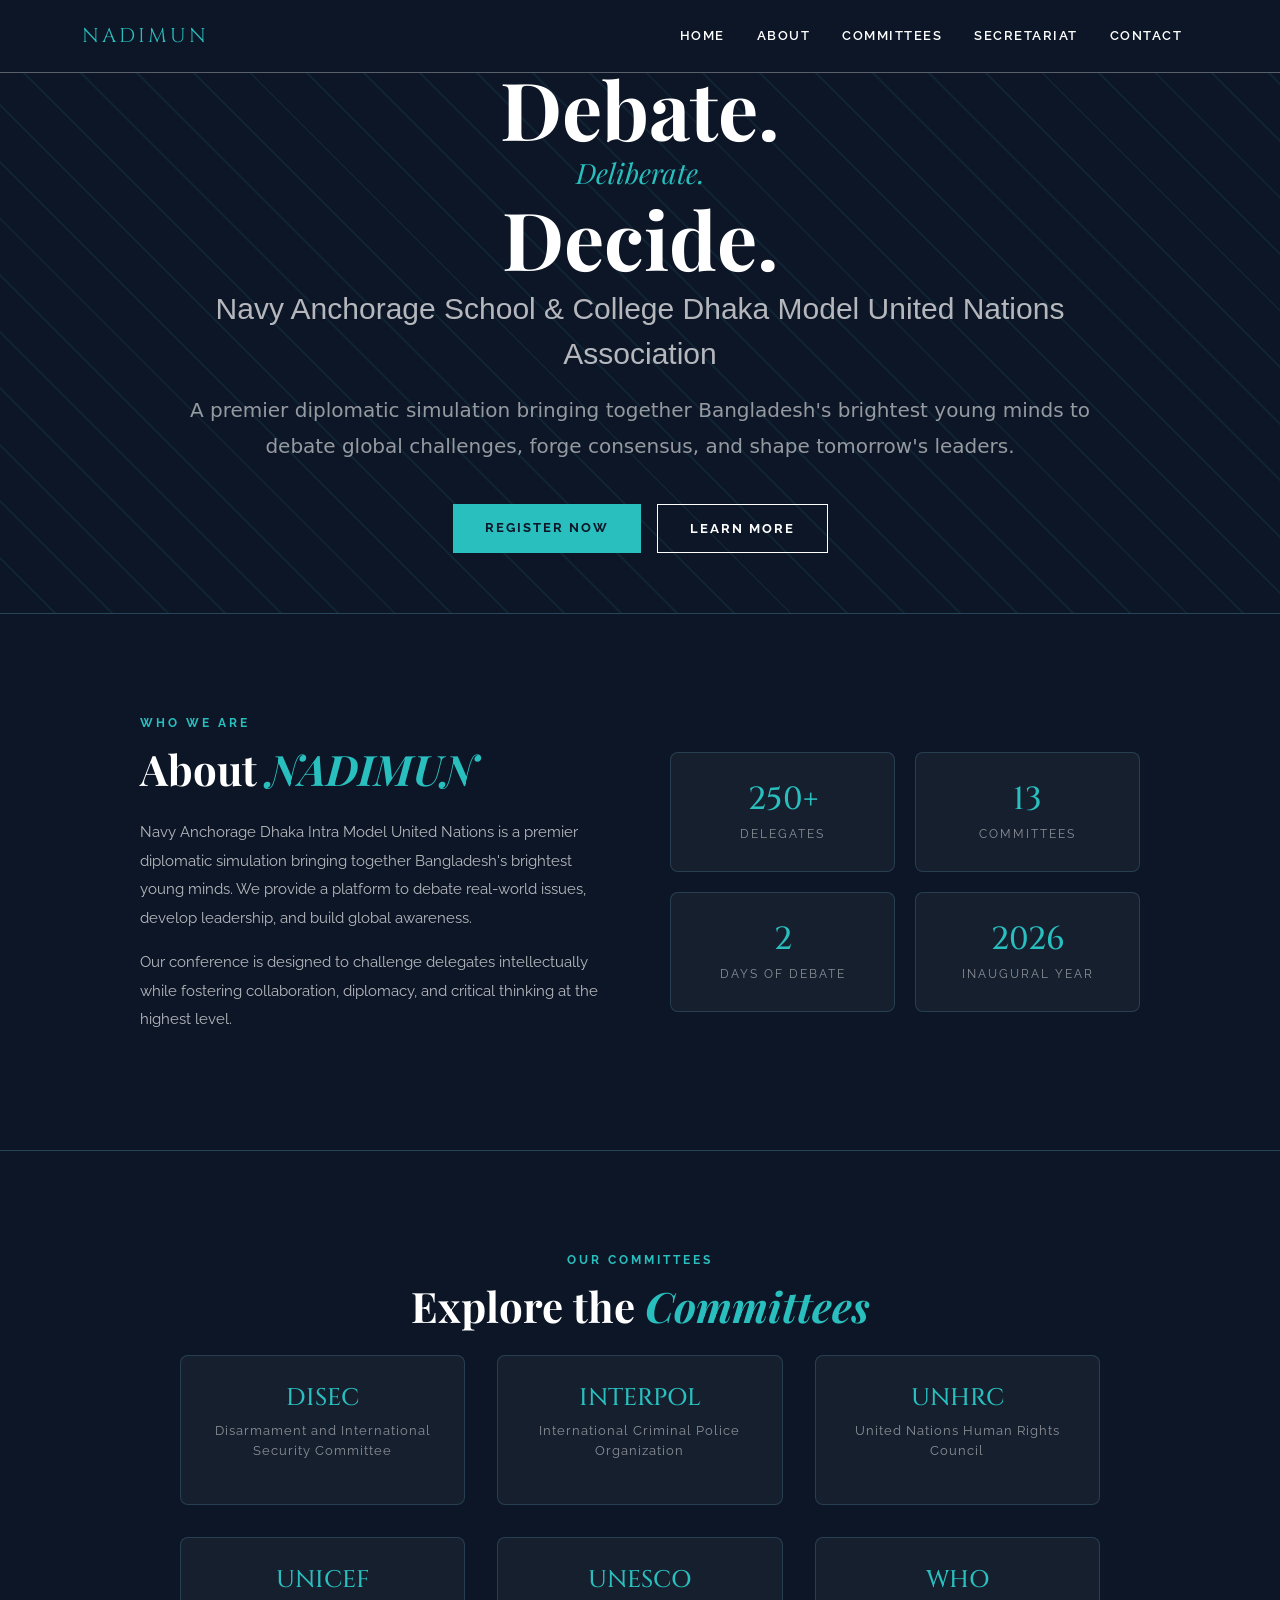
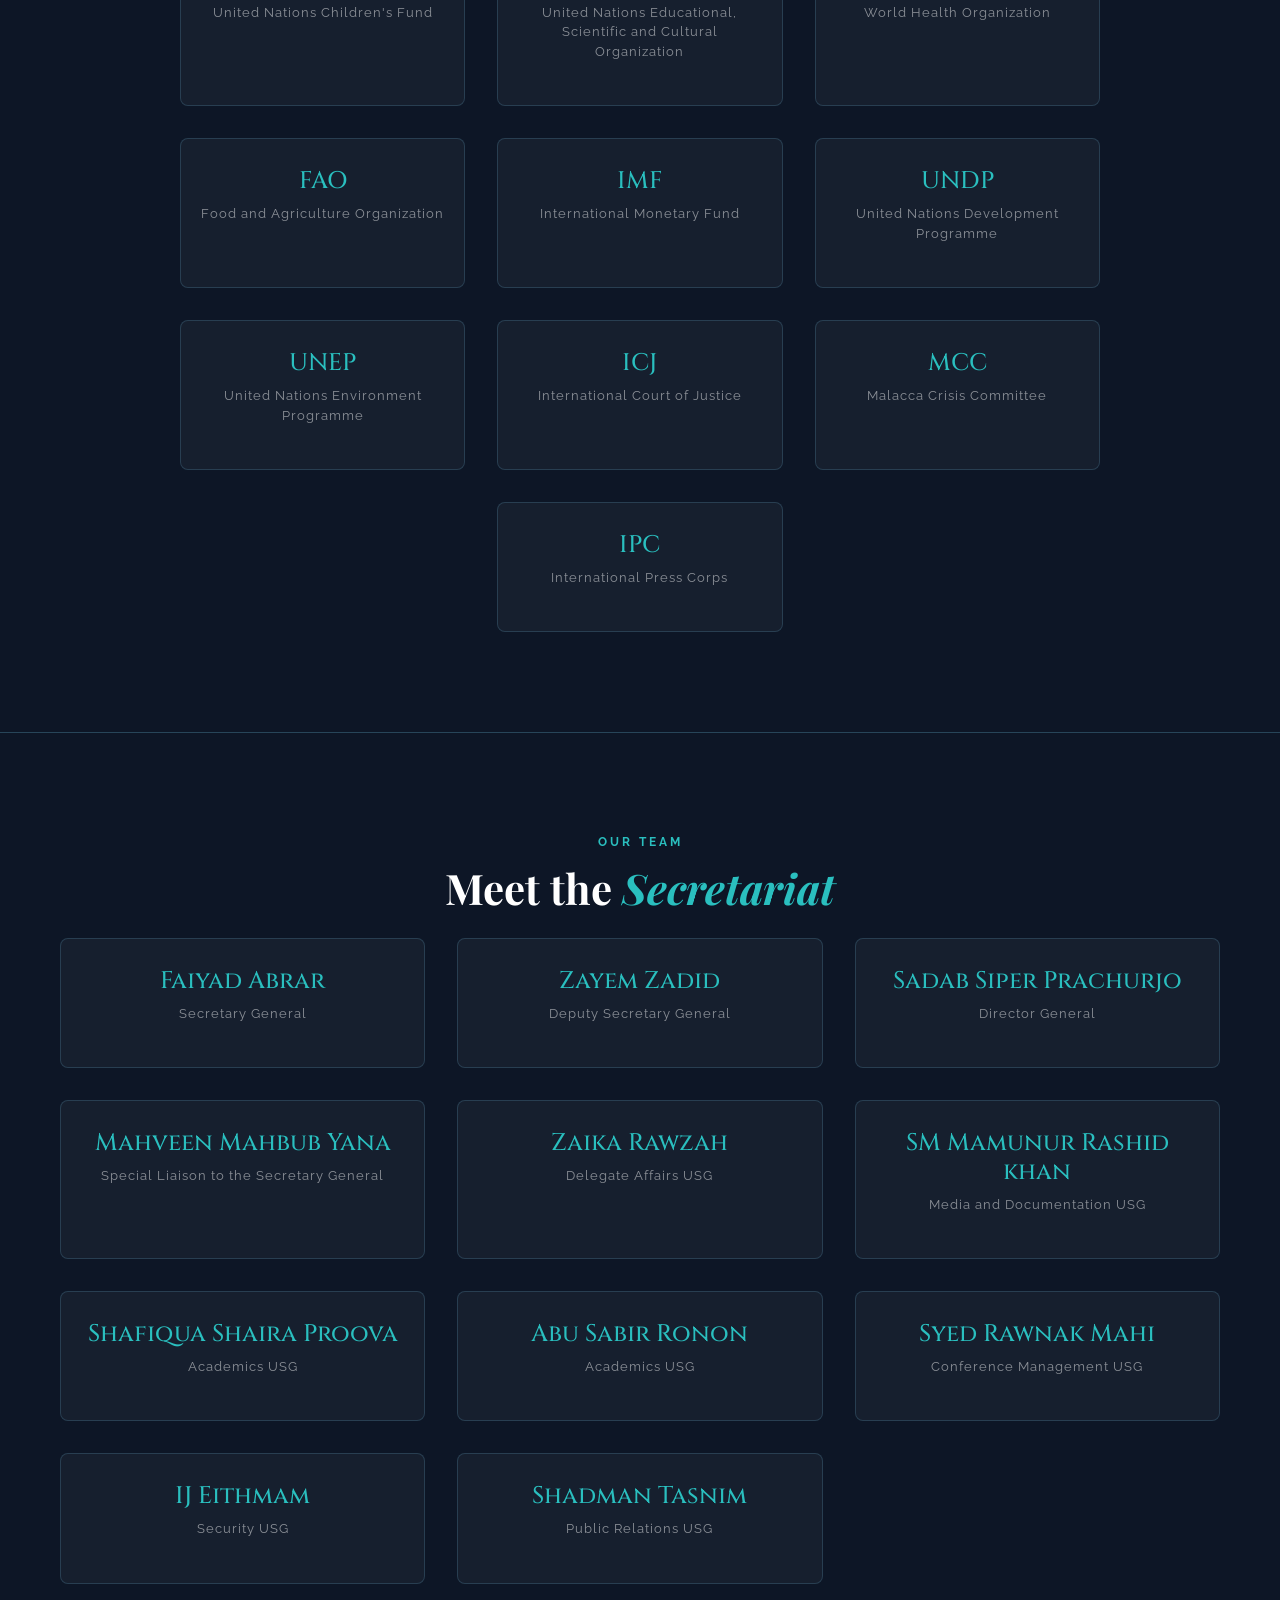
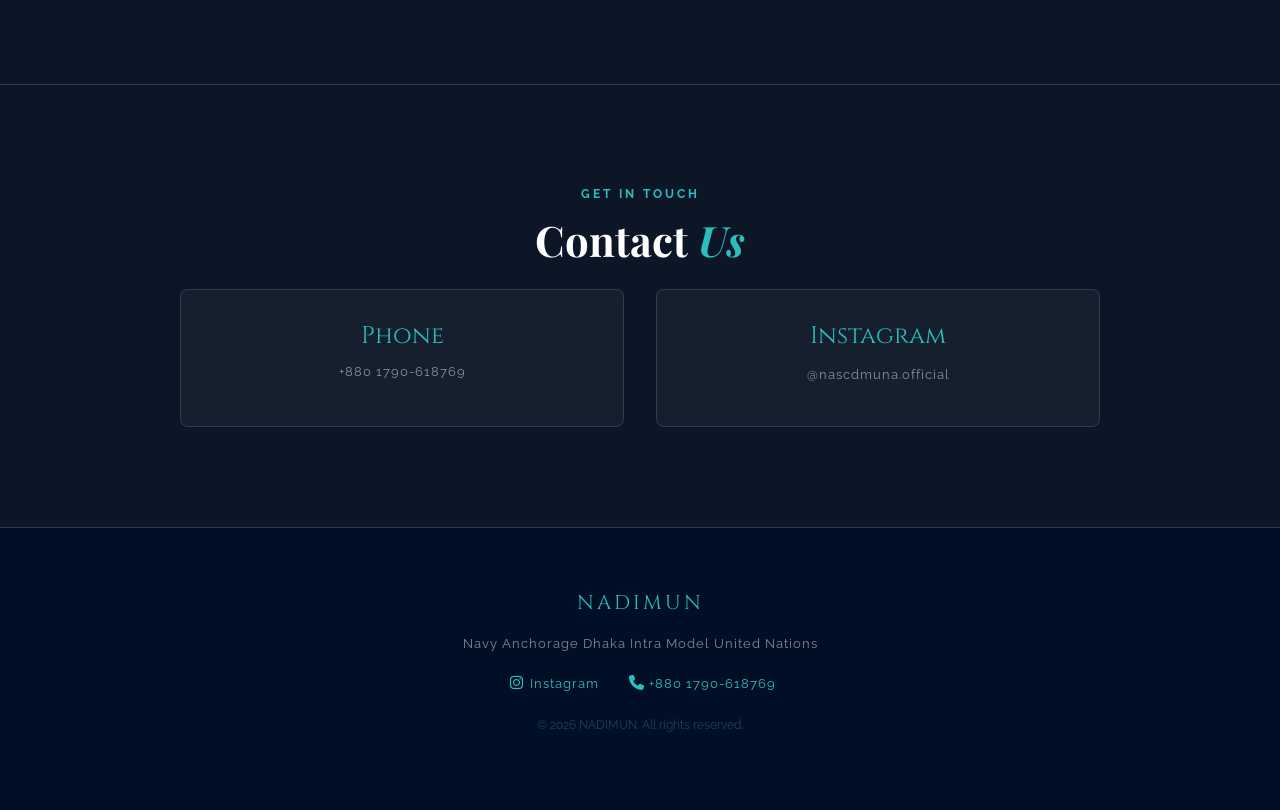
<file: index.html>
<!DOCTYPE html>
<html lang="en">
<head>
    <meta charset="UTF-8">
    <meta name="viewport" content="width=device-width, initial-scale=1.0">
    <title>NASCDMUN</title>
    <link href="https://fonts.googleapis.com/css2?family=Cinzel:wght@700&family=Playfair+Display:ital,wght@0,700;1,400&family=Raleway:wght@400;600;700&display=swap" rel="stylesheet">
    <link href="https://cdn.jsdelivr.net/npm/bootstrap@5.3.3/dist/css/bootstrap.min.css" rel="stylesheet">
    <link rel="stylesheet" href="styles.css">
    <link rel="stylesheet" href="https://cdnjs.cloudflare.com/ajax/libs/font-awesome/6.5.0/css/all.min.css">
    <link rel="shortcut icon" href="favicon.ico" />
</head>
<body>

  <header>
    <!-- navbar -->
    <nav class="navbar navbar-expand-lg fixed-top">
      <div class="container">

        <a class="navbar-brand nav-logo" href="index.html">NADIMUN</a>
        

        <button class="navbar-toggler" type="button" data-bs-toggle="collapse" data-bs-target="#navbarNav">
          <span class="navbar-toggler-icon"></span>
        </button>

        <div class="collapse navbar-collapse" id="navbarNav">
          <ul class="navbar-nav ms-auto">
            <li class="nav-item">
              <a class="nav-link" href="index.html">Home</a>
            </li>
            <li class="nav-item">
              <a class="nav-link" href="#about">About</a>
            </li>
            <li class="nav-item">
              <a class="nav-link" href="#Committees">Committees</a>
            </li>
            <li class="nav-item">
              <a class="nav-link" href="#Secretariat">Secretariat</a>
            </li>
            <li class="nav-item">
              <a class="nav-link" href="#Contact">Contact</a>
            </li>
          </ul>
        </div>

      </div>
    </nav>
  </header>

  <main>
    <section class="hero">
      <p class="text-white">Debate.</p>
      <p class="text-gold">Deliberate.</p>
      <p class="text-white">Decide.</p>
      <p class="nascd">Navy Anchorage School & College Dhaka Model United Nations Association</p>
      <p class="info">A premier diplomatic simulation bringing together Bangladesh's brightest young minds to debate global challenges, forge consensus, and shape tomorrow's leaders.</p>
      <div class="btn-group">
        <a href="https://forms.gle/UM5F9JzRKYb8hZrs6" class="btn-one">REGISTER NOW</a>
        <a href="#about" class="btn-two">LEARN MORE</a>
      </div>
    </section>
  </main>
  <section id="about">
  <div class="about-container">

    <div class="about-text">
      <p class="about-label">WHO WE ARE</p>
      <h2 class="about-heading">About <span>NADIMUN</span></h2>
      <p class="about-desc">
        Navy Anchorage Dhaka Intra Model United Nations is a premier diplomatic simulation bringing together Bangladesh's brightest young minds. We provide a platform to debate real-world issues, develop leadership, and build global awareness.
      </p>
      <p class="about-desc">
        Our conference is designed to challenge delegates intellectually while fostering collaboration, diplomacy, and critical thinking at the highest level.
      </p>
    </div>

    <div class="about-stats">
      <div class="stat-box">
        <h3>250+</h3>
        <p>Delegates</p>
      </div>
      <div class="stat-box">
        <h3>13</h3>
        <p>Committees</p>
      </div>
      <div class="stat-box">
        <h3>2</h3>
        <p>Days of Debate</p>
      </div>
      <div class="stat-box">
        <h3>2026</h3>
        <p>Inaugural Year</p>
      </div>
    </div>

  </div>
</section>
<section id="Committees">
  <div class="Committees-container">

    <div class="Committees-header">
      <p class="committees-label">OUR COMMITTEES</p>
      <h2 class="committees-heading">Explore the <span>Committees</span></h2>
    </div>

    <div class="committees-grid">

  <div class="committee-card">
    <h4>DISEC</h4>
    <p>Disarmament and International Security Committee</p>
  </div>

  <div class="committee-card">
    <h4>INTERPOL</h4>
    <p>International Criminal Police Organization</p>
  </div>

  <div class="committee-card">
    <h4>UNHRC</h4>
    <p>United Nations Human Rights Council</p>
  </div>

  <div class="committee-card">
    <h4>UNICEF</h4>
    <p>United Nations Children's Fund</p>
  </div>

  <div class="committee-card">
    <h4>UNESCO</h4>
    <p>United Nations Educational, Scientific and Cultural Organization</p>
  </div>

  <div class="committee-card">
    <h4>WHO</h4>
    <p>World Health Organization</p>
  </div>

  <div class="committee-card">
    <h4>FAO</h4>
    <p>Food and Agriculture Organization</p>
  </div>

  <div class="committee-card">
    <h4>IMF</h4>
    <p>International Monetary Fund</p>
  </div>

  <div class="committee-card">
    <h4>UNDP</h4>
    <p>United Nations Development Programme</p>
  </div>

  <div class="committee-card">
    <h4>UNEP</h4>
    <p>United Nations Environment Programme</p>
  </div>

  <div class="committee-card">
    <h4>ICJ</h4>
    <p>International Court of Justice</p>
  </div>

  <div class="committee-card">
    <h4>MCC</h4>
    <p>Malacca Crisis Committee</p>
  </div>

  <div class="committee-card">
    <h4>IPC</h4>
    <p>International Press Corps</p>
  </div>

</div>
</section>

    </div>

  </div>
</section>
<!-- Secretariat -->
<section id="Secretariat">
  <div class="Secretariat-header">
  <p class="Secretariat-label">OUR TEAM</p>
  <h2 class="Secretariat-heading">Meet the <span>Secretariat</span></h2>
</div>                          

<div class="Secretariat-grid">   
        <div class="committee-card">
        <h4>Faiyad Abrar</h4>
        <p>Secretary General</p>
        </div>
        <div class="committee-card">
        <h4>Zayem Zadid</h4>
        <p>Deputy Secretary General</p>
        </div>
        <div class="committee-card">
        <h4>Sadab Siper Prachurjo </h4>
        <p>Director General</p>
        </div>
        <div class="committee-card">
        <h4>Mahveen Mahbub Yana</h4>
        <p>Special Liaison to the Secretary General </p>
        </div>
        <div class="committee-card">
        <h4>Zaika Rawzah</h4>
        <p>Delegate Affairs USG </p>
        </div>
        <div class="committee-card">
        <h4>SM Mamunur Rashid khan</h4>
        <p>Media and Documentation USG</p>
        </div>
        <div class="committee-card">
        <h4>Shafiqua Shaira Proova</h4>
        <p>Academics USG</p>
        </div>
        <div class="committee-card">
        <h4>Abu Sabir Ronon</h4>
        <p>Academics USG</p>
        </div>
        <div class="committee-card">
        <h4>Syed Rawnak Mahi</h4>
        <p>Conference Management USG</p>
        </div>
        <div class="committee-card">
        <h4>IJ Eithmam</h4>
        <p>Security USG</p>
        </div>
        <div class="committee-card">
        <h4>Shadman Tasnim</h4>
        <p>Public Relations USG</p>
        
        <!-- </div>
        <div class="committee-card">
        <h4>Shafiqua Shaira Poova</h4>
        <p>Editorial Secretary</p>
        </div>
        <div class="committee-card">
        <h4>Mahtab Hossain Prince</h4>
        <p>Editorial Secretary</p>
        </div> -->


      </div>
      

      </div>
    </div>

  

</section>
<section id="Contact">
  <div class="contact-container">
    <div class="contact-header">
      <p class="contact-label">GET IN TOUCH</p>
      <h2 class="contact-heading">Contact <span>Us</span></h2>
    </div>

    <div class="contact-grid">
      <div class="contact-card">
        <p class="contact-type">Phone</p>
        <p class="contact-info">+880 1790-618769</p>
      </div>

      <div class="contact-card">
        <p class="contact-type">Instagram</p>
        <a href="https://www.instagram.com/nascdmuna.official/" target="_blank" class="contact-info">@nascdmuna.official</a>
      </div>
    </div>

  </div>
</section>

<footer>
  <div class="footer-container">
    <p class="footer-logo">NADIMUN</p>
    <p class="footer-text">Navy Anchorage Dhaka Intra Model United Nations</p>
    <div class="footer-links">
      
      <a href="https://www.instagram.com/nascdmuna.official/" target="_blank"><i class="fa-brands fa-instagram"></i>Instagram</a>
      
      <p class="phone"><i class="fa-solid fa-phone"></i> +880 1790-618769</p>
</div>
    <p class="footer-copy">© 2026 NADIMUN. All rights reserved.</p>
  </div>
</footer>


  <script src="https://cdn.jsdelivr.net/npm/bootstrap@5.3.3/dist/js/bootstrap.bundle.min.js"></script>
</body>
</html>
</file>
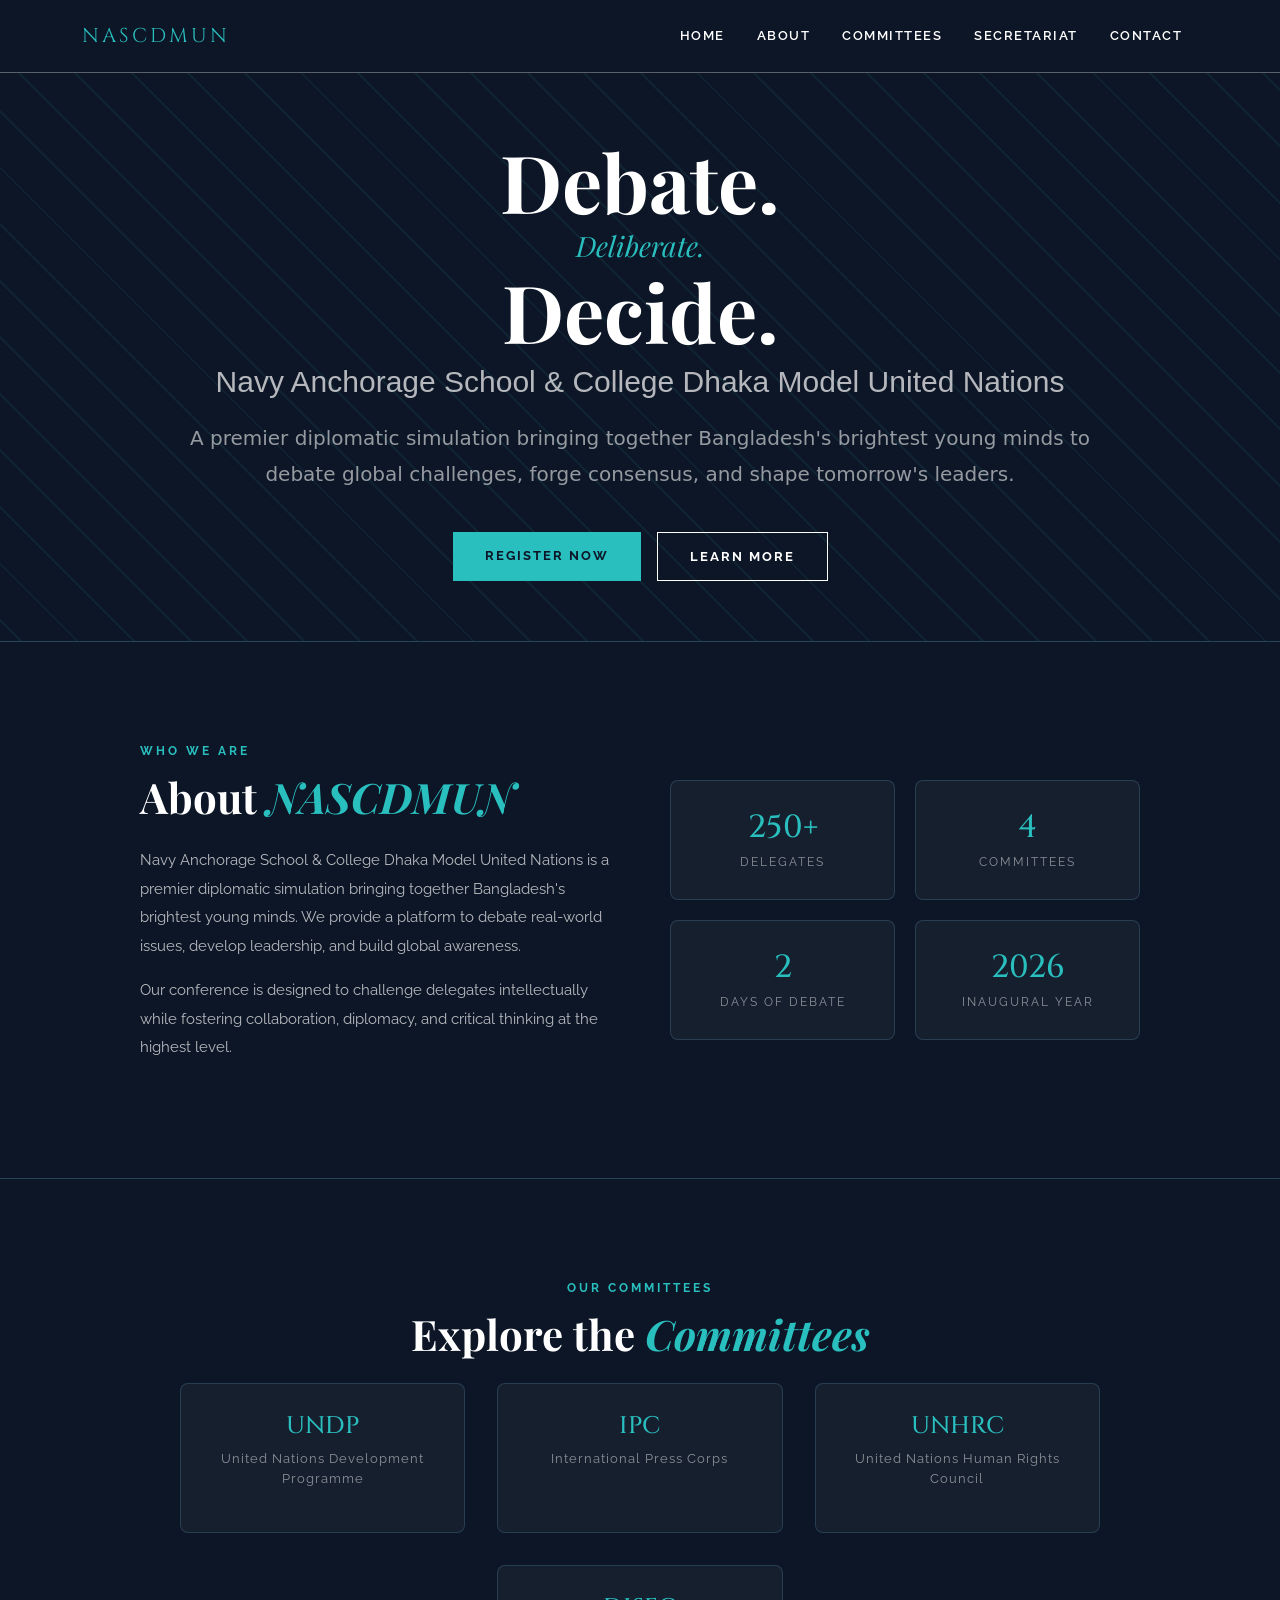
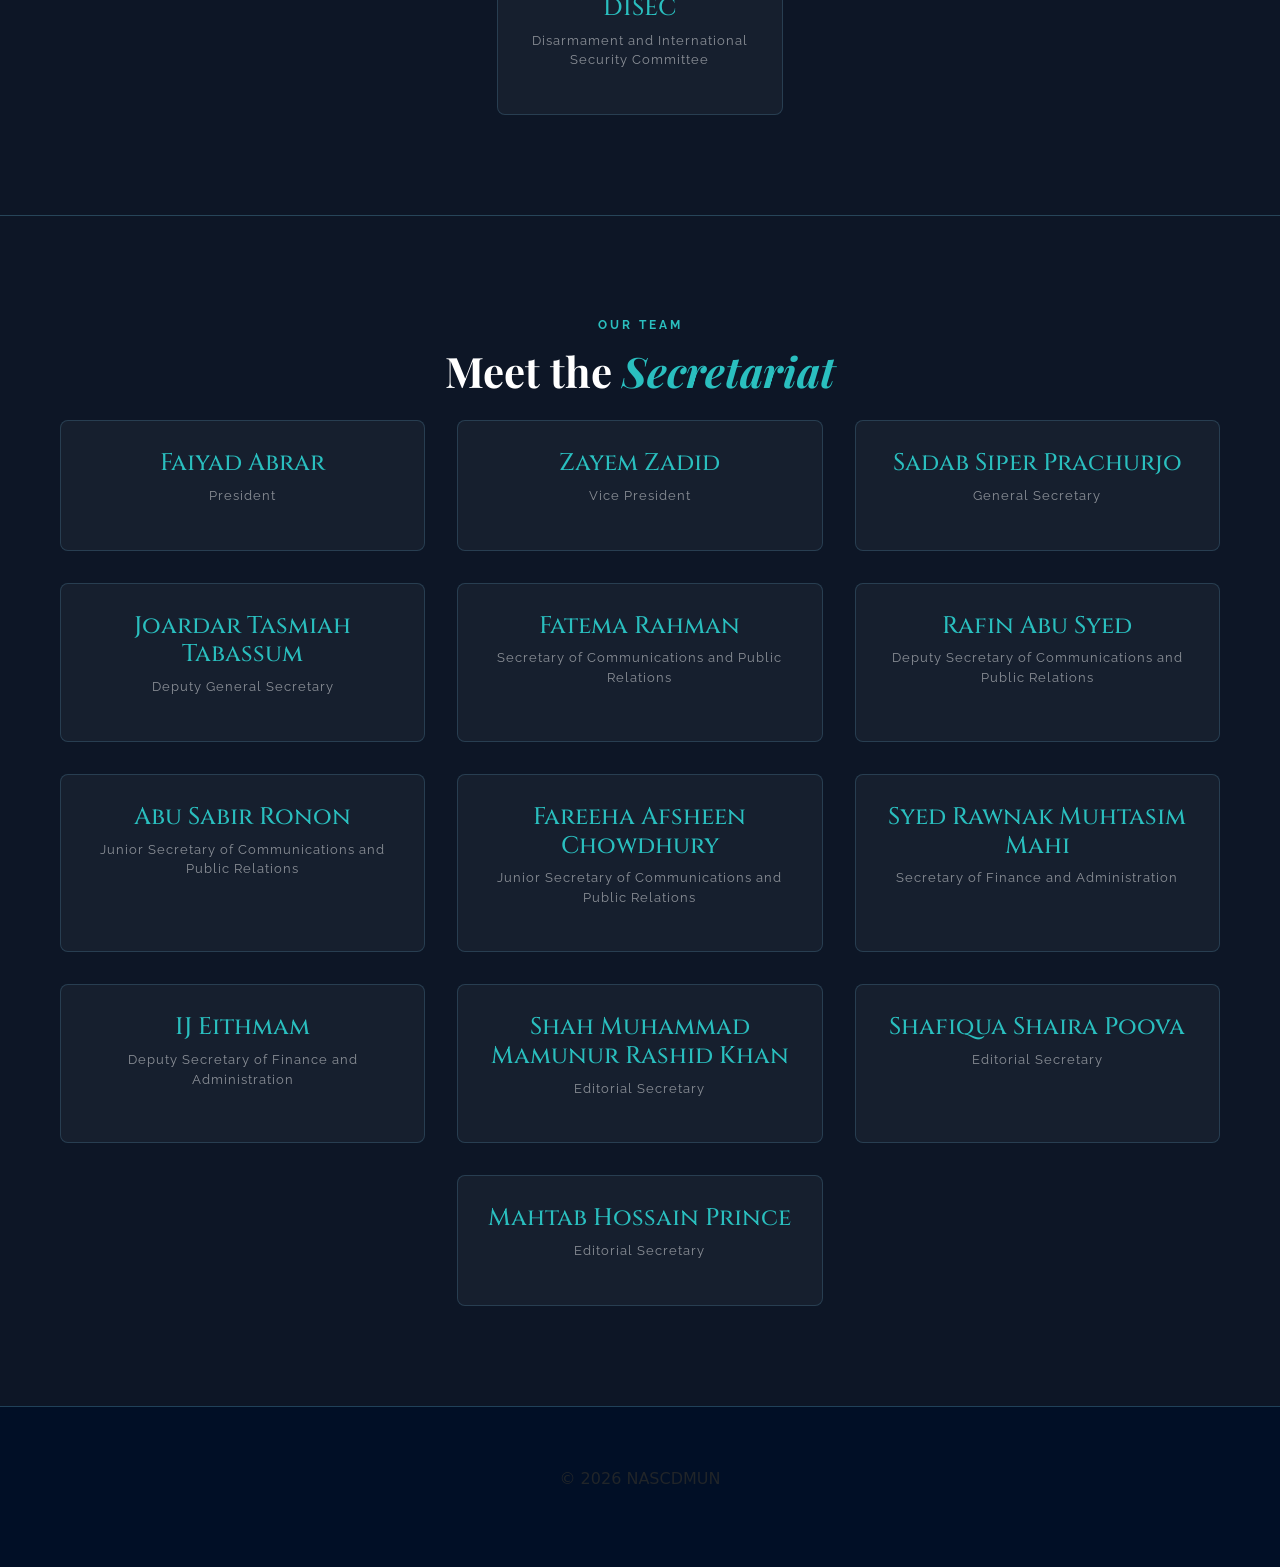
<file: index.html.html>
<!DOCTYPE html>
<html lang="en">
<head>
    <meta charset="UTF-8">
    <meta name="viewport" content="width=device-width, initial-scale=1.0">
    <title>NASCDMUN</title>
    <link href="https://fonts.googleapis.com/css2?family=Cinzel:wght@700&family=Playfair+Display:ital,wght@0,700;1,400&family=Raleway:wght@400;600;700&display=swap" rel="stylesheet">
    <link href="https://cdn.jsdelivr.net/npm/bootstrap@5.3.3/dist/css/bootstrap.min.css" rel="stylesheet">
    <link rel="stylesheet" href="styles.css">
</head>
<body>

  <header>
    <!-- navbar -->
    <nav class="navbar navbar-expand-lg">
      <div class="container">

        <a class="navbar-brand nav-logo" href="index.html">NASCDMUN</a>
        

        <button class="navbar-toggler" type="button" data-bs-toggle="collapse" data-bs-target="#navbarNav">
          <span class="navbar-toggler-icon"></span>
        </button>

        <div class="collapse navbar-collapse" id="navbarNav">
          <ul class="navbar-nav ms-auto">
            <li class="nav-item">
              <a class="nav-link" href="index.html">Home</a>
            </li>
            <li class="nav-item">
              <a class="nav-link" href="#about">About</a>
            </li>
            <li class="nav-item">
              <a class="nav-link" href="#Committees">Committees</a>
            </li>
            <li class="nav-item">
              <a class="nav-link" href="#Secretariat">Secretariat</a>
            </li>
            <li class="nav-item">
              <a class="nav-link" href="#">Contact</a>
            </li>
          </ul>
        </div>

      </div>
    </nav>
  </header>

  <main>
    <section class="hero">
      <p class="text-white">Debate.</p>
      <p class="text-gold">Deliberate.</p>
      <p class="text-white">Decide.</p>
      <p class="nascd">Navy Anchorage School & College Dhaka Model United Nations</p>
      <p class="info">A premier diplomatic simulation bringing together Bangladesh's brightest young minds to debate global challenges, forge consensus, and shape tomorrow's leaders.</p>
      <div class="btn-group">
        <a href="#" class="btn-one">REGISTER NOW</a>
        <a href="#about" class="btn-two">LEARN MORE</a>
      </div>
    </section>
  </main>
  <section id="about">
  <div class="about-container">

    <div class="about-text">
      <p class="about-label">WHO WE ARE</p>
      <h2 class="about-heading">About <span>NASCDMUN</span></h2>
      <p class="about-desc">
        Navy Anchorage School & College Dhaka Model United Nations is a premier diplomatic simulation bringing together Bangladesh's brightest young minds. We provide a platform to debate real-world issues, develop leadership, and build global awareness.
      </p>
      <p class="about-desc">
        Our conference is designed to challenge delegates intellectually while fostering collaboration, diplomacy, and critical thinking at the highest level.
      </p>
    </div>

    <div class="about-stats">
      <div class="stat-box">
        <h3>250+</h3>
        <p>Delegates</p>
      </div>
      <div class="stat-box">
        <h3>4</h3>
        <p>Committees</p>
      </div>
      <div class="stat-box">
        <h3>2</h3>
        <p>Days of Debate</p>
      </div>
      <div class="stat-box">
        <h3>2026</h3>
        <p>Inaugural Year</p>
      </div>
    </div>

  </div>
</section>
<section id="Committees">
  <div class="Committees-container">

    <div class="Committees-header">
      <p class="committees-label">OUR COMMITTEES</p>
      <h2 class="committees-heading">Explore the <span>Committees</span></h2>
    </div>

    <div class="committees-grid">

      <div class="committee-card">
        <h4>UNDP</h4>
        <p>United Nations Development Programme</p>
      </div>

      <div class="committee-card">
        <h4>IPC</h4>
        <p>International Press Corps</p>
      </div>

      <div class="committee-card">
        <h4>UNHRC</h4>
        <p>United Nations Human Rights Council</p>
      </div>

      <div class="committee-card">
        <h4>DISEC</h4>
        <p>Disarmament and International Security Committee</p>
      </div>

    </div>
  </div>
</section>


    </div>

  </div>
</section>
<!-- Secretariat -->
<section id="Secretariat">
  <div class="Secretariat-header">
  <p class="Secretariat-label">OUR TEAM</p>
  <h2 class="Secretariat-heading">Meet the <span>Secretariat</span></h2>
</div>                          

<div class="Secretariat-grid">   
        <div class="committee-card">
        <h4>Faiyad Abrar</h4>
        <p>President</p>
        </div>
        <div class="committee-card">
        <h4>Zayem Zadid</h4>
        <p>Vice President</p>
        </div>
        <div class="committee-card">
        <h4>Sadab Siper Prachurjo</h4>
        <p>General Secretary</p>
        </div>
        <div class="committee-card">
        <h4>Joardar Tasmiah Tabassum</h4>
        <p>Deputy General Secretary</p>
        </div>
        <div class="committee-card">
        <h4>Fatema Rahman</h4>
        <p>Secretary of Communications and Public Relations</p>
        </div>
        <div class="committee-card">
        <h4>Rafin Abu Syed</h4>
        <p>Deputy Secretary of Communications and Public Relations</p>
        </div>
        <div class="committee-card">
        <h4>Abu Sabir Ronon</h4>
        <p>Junior Secretary of Communications and Public Relations</p>
        </div>
        <div class="committee-card">
        <h4>Fareeha Afsheen Chowdhury</h4>
        <p>Junior Secretary of Communications and Public Relations</p>
        </div>
        <div class="committee-card">
        <h4>Syed Rawnak Muhtasim Mahi</h4>
        <p>Secretary of Finance and Administration</p>
        </div>
        <div class="committee-card">
        <h4>IJ Eithmam</h4>
        <p>Deputy Secretary of Finance and Administration</p>
        </div>
        <div class="committee-card">
        <h4>Shah Muhammad Mamunur Rashid Khan</h4>
        <p>Editorial Secretary</p>
        </div>
        <div class="committee-card">
        <h4>Shafiqua Shaira Poova</h4>
        <p>Editorial Secretary</p>
        </div>
        <div class="committee-card">
        <h4>Mahtab Hossain Prince</h4>
        <p>Editorial Secretary</p>
        </div>


      </div>
      

      </div>
    </div>

  

</section>

  <footer>
    <p>© 2026 NASCDMUN</p>
  </footer>

  <script src="https://cdn.jsdelivr.net/npm/bootstrap@5.3.3/dist/js/bootstrap.bundle.min.js"></script>
</body>
</html>
</file>
<file: styles.css>
body {
  background-color: #0d1626;
  background-image: repeating-linear-gradient(
    45deg,
    rgba(42, 191, 191, 0.08) 0px,
    rgba(42, 191, 191, 0.08) 2px,
    transparent 2px,
    transparent 40px
  );
}
main {
  max-width: 1000px;
  margin: 0 auto;    /* ← this must be here to center the container */
  padding: 60px 20px;
}
.text-white {
  font-family: 'Playfair Display', serif;
  font-size: 80px;
  font-weight: 700;
  color: #ffffff;
  margin: 0;
  padding: 0;
  line-height: 1.2;
  text-align: center;
}

.text-gold {
  font-family: 'Playfair Display', serif;
  font-size: 82px;
  font-weight: 400;
  font-style: italic;
  color: #2ABFBF;
  margin: 0;
  padding: 0;
  line-height: 1.2;
  text-align: center;font-size: 28px;
}
.nascd{
    color: rgba(255, 255, 255, 0.693);
    text-align: center;
    font-size: 30px;
    font-family: 'Franklin Gothic Medium', 'Arial Narrow', Arial, sans-serif;


}
.info {
  margin: 50;
  padding: 50;
  line-height: 1.2;
  color: #ffffff90;
  text-align: center;
  font-size: 20px;
  line-height: 1.8;
  max-width: 1000px;
}
.btn-group {
  display: flex;
  gap: 16px;
  justify-content: center;
  margin-top: 40px;
}
.btn-one {
  background-color: #2ABFBF;
  color: #0d1626;
  padding: 14px 32px;
  text-decoration: none;
  font-family: 'Raleway', sans-serif;
  font-weight: 700;
  letter-spacing: 2px;
  font-size: 13px;
}
.btn-two {
  background-color: transparent;
  color: #ffffff;
  padding: 14px 32px;
  text-decoration: none;
  font-family: 'Raleway', sans-serif;
  font-weight: 700;
  letter-spacing: 2px;
  font-size: 13px;
  border: 1px solid #ffffff;
}

/* Navbar */
.navbar {
  background-color: #0d1626;
  padding: 16px 0;
  border-bottom: 1px solid rgba(255, 255, 255, 0.319);
  z-index: 1000;
}
.nav-logo {
  font-family: 'Cinzel', serif;
  font-size: 20px;
  color: #2ABFBF !important;
  letter-spacing: 3px;
}
.navbar-nav .nav-link {
  font-family: 'Raleway', sans-serif;
  font-size: 13px;
  font-weight: 600;
  color: #ffffff !important;
  letter-spacing: 1.5px;
  text-transform: uppercase;
  padding: 0 16px !important;
}
.navbar-nav .nav-link:hover {
  color: #2ABFBF!important;
  transition: color 0.3s ease;
}
/* ── About Section ── */
#about {
  background-color: #0d1626;
  padding: 100px 20px;
  border-top: 1px solid rgba(91, 157, 184, 0.35);
}
.about-container {
  max-width: 1000px;
  margin: 0 auto;
  display: flex;
  gap: 60px;
  align-items: center;
  flex-wrap: wrap;
}
.about-text {
  flex: 1;
  min-width: 280px;
}
.about-label {
  font-family: 'Raleway', sans-serif;
  font-size: 12px;
  font-weight: 700;
  letter-spacing: 3px;
  color: #2ABFBF;
  margin-bottom: 12px;
  text-transform: uppercase;
}
.about-heading {
  font-family: 'Playfair Display', serif;
  font-size: 42px;
  font-weight: 700;
  color: #ffffff;
  margin-bottom: 24px;
  line-height: 1.2;
}
.about-heading span {
  color: #2ABFBF;
  font-style: italic;
}
.about-desc {
  font-family: 'Raleway', sans-serif;
  font-size: 15px;
  color: rgba(255, 255, 255, 0.7);
  line-height: 1.9;
  margin-bottom: 16px;
}
/* Stats */
.about-stats {
  flex: 1;
  min-width: 240px;
  display: grid;
  grid-template-columns: 1fr 1fr;
  gap: 20px;
}

.stat-box {
  background-color: rgba(255, 255, 255, 0.04);
  border: 1px solid rgba(91, 157, 184, 0.25);
  border-radius: 8px;
  padding: 28px 20px;
  text-align: center;
}

.stat-box h3 {
  font-family: 'Cinzel', serif;
  font-size: 32px;
  color: #2ABFBF;
  margin: 0 0 6px;
}

.stat-box p {
  font-family: 'Raleway', sans-serif;
  font-size: 12px;
  letter-spacing: 2px;
  text-transform: uppercase;
  color: rgba(255, 255, 255, 0.5);
  margin: 0;
}

/* committes */
#Committees {
  background-color: #0d1626;
  padding: 100px 20px;
  border-top: 1px solid rgba(91, 157, 184, 0.35);
}

.Committees-container {
  max-width: 1000px;
  margin: 0 auto;
  gap: 40px;
}
.Committees-header{
  text-align: center;
  margin-bottom: 20px;
}

.committees-label {
  font-family: 'Raleway', sans-serif;
  font-size: 12px;
  font-weight: 700;
  letter-spacing: 3px;
  color: #2ABFBF;
  margin-bottom: 12px;
  text-transform: uppercase;
}
.committees-heading {
  font-family: 'Playfair Display', serif;
  font-size: 42px;
  font-weight: 700;
  color: #ffffff;
  margin-bottom: 24px;
  line-height: 1.2;
}

.committees-heading span {
  color: #2ABFBF;
  font-style: italic;
}

.committees-grid {
  display: grid;
  gap: 32px;
  grid-template-columns: 1fr 1fr 1fr;
  padding: 0 40px;
}
.committees-grid .committee-card:last-child {
  grid-column: 2 / 3;
}
.committee-card {
  background-color: rgba(255, 255, 255, 0.04);
  border: 1px solid rgba(91, 157, 184, 0.25);
  border-radius: 8px;
  padding: 28px 20px;
  text-align: center;
}
.committee-card h4 {
  font-family: Cinzel;
  font-size: 24px;
  margin-bottom: 8px;
  color: #2ABFBF;
}
.committee-card p {
  font-family: Raleway;
  font-size: 13px;
  letter-spacing: 1px;
  color: rgba(255, 255, 255, 0.5);
}

#Secretariat {
  background-color: #0d1626;
  padding: 100px 20px;
  border-top: 1px solid rgba(91, 157, 184, 0.35);
}
.Secretariat-container {
  max-width: 1000px;
  margin: 0 auto;
  gap: 40px;
}
.Secretariat-header {
  text-align: center;
  margin-bottom: 20px;

}
.Secretariat-heading {
  font-family: 'Playfair Display', serif;
  font-size: 42px;
  font-weight: 700;
  color: #ffffff;
  margin-bottom: 24px;
  line-height: 1.2;
}
.Secretariat-label {
  font-family: 'Raleway', sans-serif;
  font-size: 12px;
  font-weight: 700;
  letter-spacing: 3px;
  color: #2ABFBF;
  margin-bottom: 12px;
  text-transform: uppercase;
}
.Secretariat-heading span {
  color: #2ABFBF;
  font-style: italic;
}

.Secretariat-grid {
  display: grid;
  gap: 32px;
  grid-template-columns: repeat(3, 1fr);
  padding: 0 40px;
}


.Secretariat-grid .committee-card:last-child {
  grid-column: 2 / 3;
}

#Contact {
  background-color: #0d1626;
  padding: 100px 20px;
  border-top: 1px solid rgba(91, 157, 184, 0.35);
}
.contact-container {
  max-width: 1000px;
  margin: 0 auto;
  gap: 40px;
}
.contact-header {
  text-align: center;
  margin-bottom: 20px;

}
.contact-heading {
  font-family: 'Playfair Display', serif;
  font-size: 42px;
  font-weight: 700;
  color: #ffffff;
  margin-bottom: 24px;
  line-height: 1.2;
}
.contact-label {
  font-family: 'Raleway', sans-serif;
  font-size: 12px;
  font-weight: 700;
  letter-spacing: 3px;
  color: #2ABFBF;
  margin-bottom: 12px;
  text-transform: uppercase;
}
.contact-heading span {
  color: #2ABFBF;
  font-style: italic;
}

.contact-grid {
  display: grid;
  gap: 32px;
  grid-template-columns: 1fr 1fr;
  padding: 0 40px;
}
.contact-card {
  background-color: rgba(255, 255, 255, 0.04);
  border: 1px solid rgba(91, 157, 184, 0.25);
  border-radius: 8px;
  padding: 28px 20px;
  text-align: center;
}
.contact-type {
  font-family: Cinzel;
  font-size: 24px;
  margin-bottom: 8px;
  color: #2ABFBF;
}
.contact-info {
  font-family: Raleway;
  font-size: 13px;
  letter-spacing: 1px;
  color: rgba(255, 255, 255, 0.5);
}
.contact-info {
  text-decoration: none;
  color: rgba(255, 255, 255, 0.5);
}
.contact-info a {
  color: #ffffff;
  text-decoration: none;
}

footer {
  background-color: #010f26;
  padding: 60px 20px;
  text-align: center;
  border-top: 1px solid rgba(91, 157, 184, 0.35);
}
.footer-container{
  max-width: 1000px;
  margin: 0 auto;
  gap: 40px;
}
.footer-logo{
  font-family: 'Cinzel', serif;
  font-size: 20px;
  color: #2ABFBF !important;
  letter-spacing: 3px;
}
.footer-text{
  font-family: Raleway;
  font-size: 13px;
  letter-spacing: 1px;
  color: rgba(255, 255, 255, 0.5);
}
.footer-links a {
  color: #2ABFBF;
  text-decoration: none;
  margin: 0 12px;
  font-family: 'Raleway', sans-serif;
  font-size: 13px;
  letter-spacing: 1px;
}
.footer-copy {
  color: rgba(91, 157, 184, 0.35);
  font-size: 12px;
  margin-top: 20px;
  font-family: 'Raleway', sans-serif;
}
.footer-links a:hover {
  color: #ffffff;
  text-decoration: underline;
}
a.contact-info:hover {
  color: #ffffff;
  text-decoration: underline;
}
.footer-links {
  text-align: center;
}
.footer-links .phone {
  display: inline-block;
  margin: 0 12px;
  vertical-align: middle;
}
.phone {
  color: #2ABFBF;
  font-family: 'Raleway', sans-serif;
  font-size: 13px;
  letter-spacing: 1px;
}
.fa-instagram {
  font-size: 15px;
  color: #2ABFBF;
  padding: 6px;
}
.fa-phone {
  font-size: 15px;
  color: #2ABFBF;
  ;
}
@media (max-width: 768px) {
  .about-container {
    flex-direction: column;
  }

  .committees-grid {
    grid-template-columns: 1fr;
  }
  .committees-grid .committee-card:last-child {
    grid-column: auto;
  }

  .Secretariat-grid {
    grid-template-columns: 1fr;
    padding: 0 20px;
  }

  .Secretariat-grid .committee-card:last-child {
    grid-column: auto;
  }

  .contact-grid {
    grid-template-columns: 1fr;
  }
}
</file>
